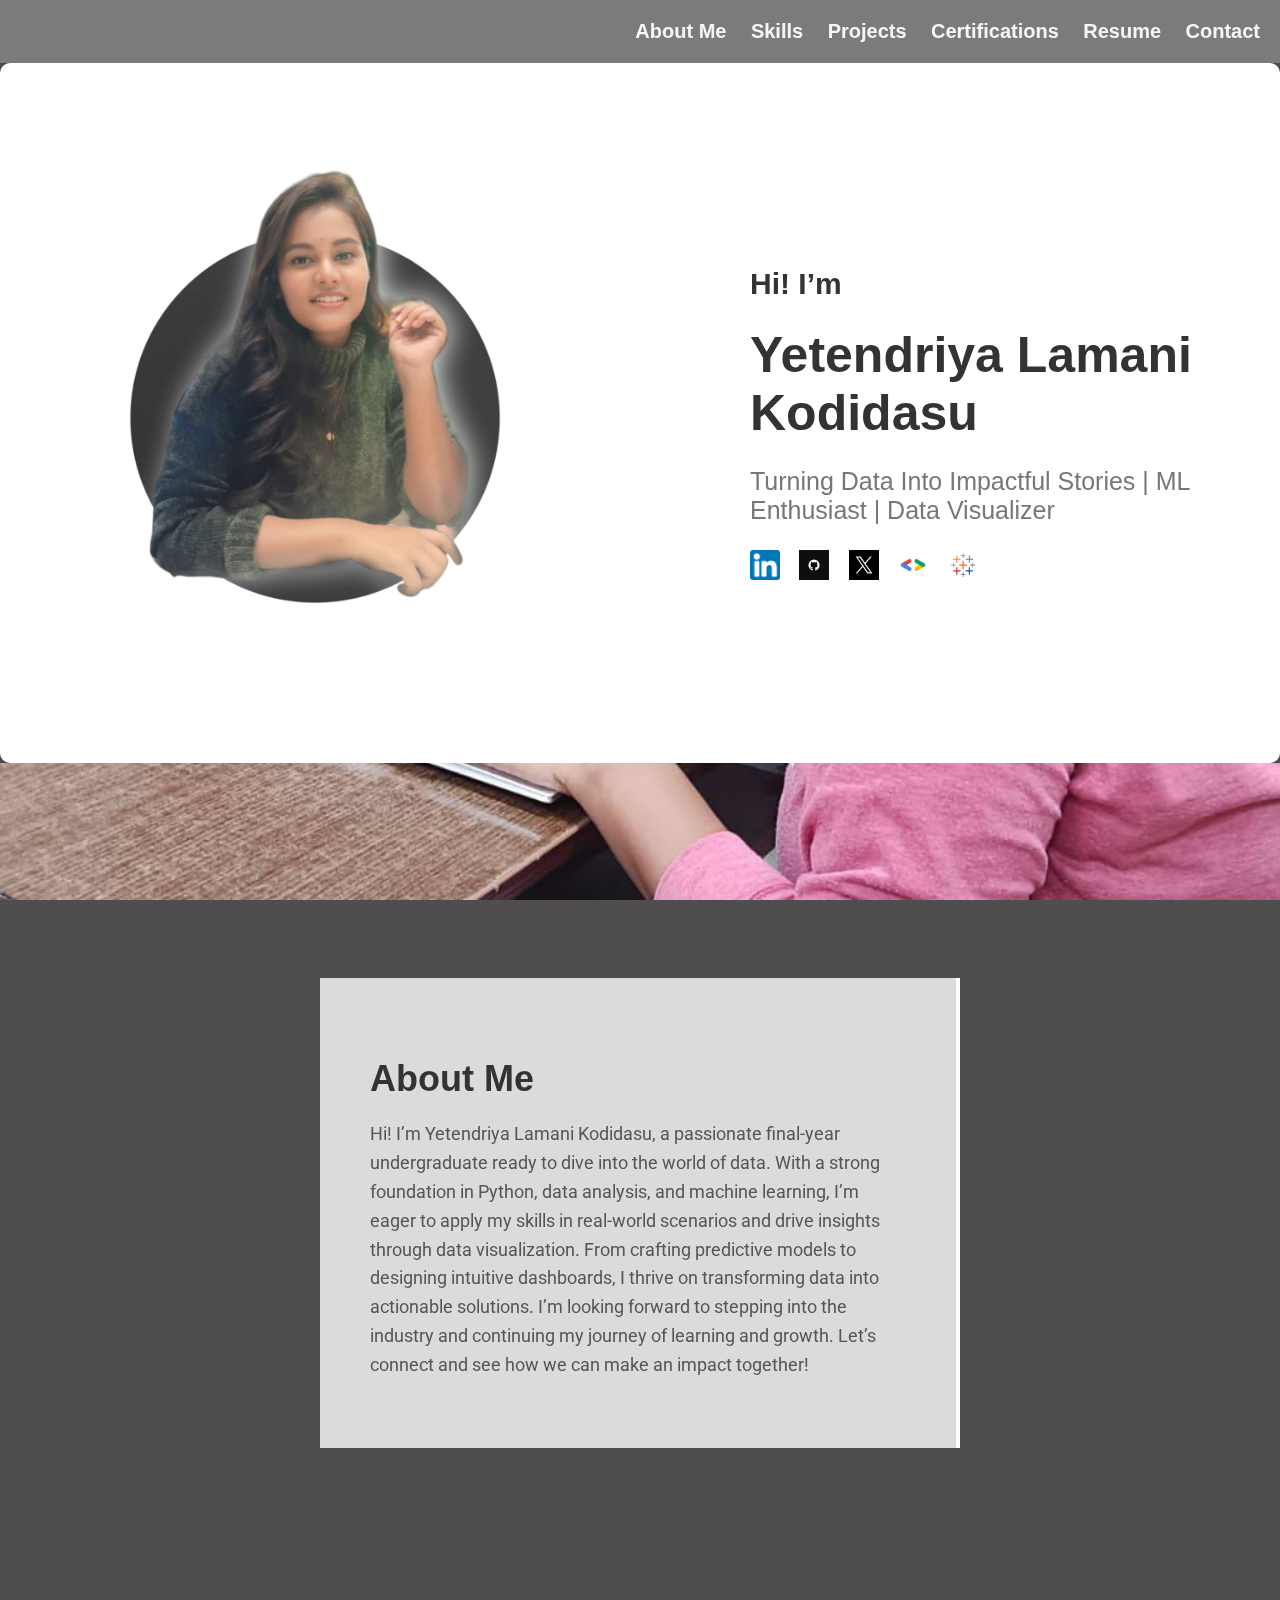
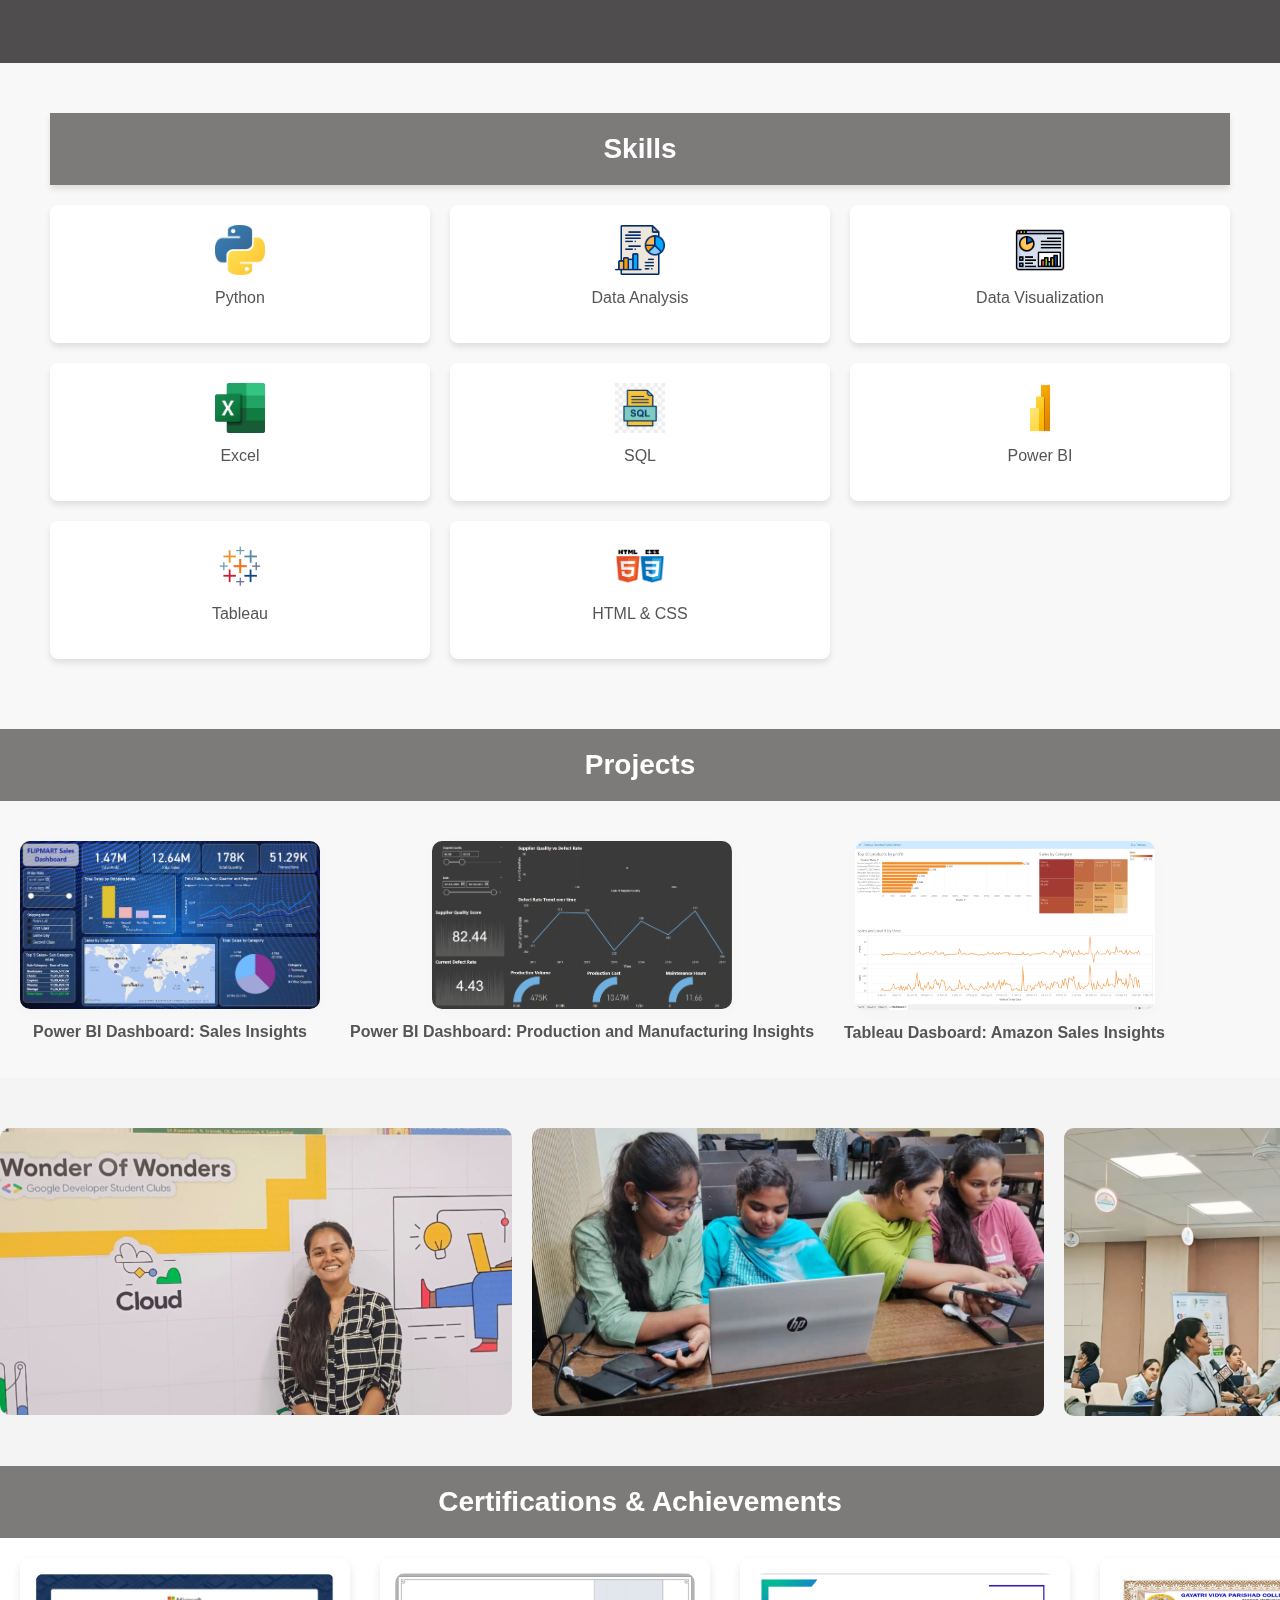
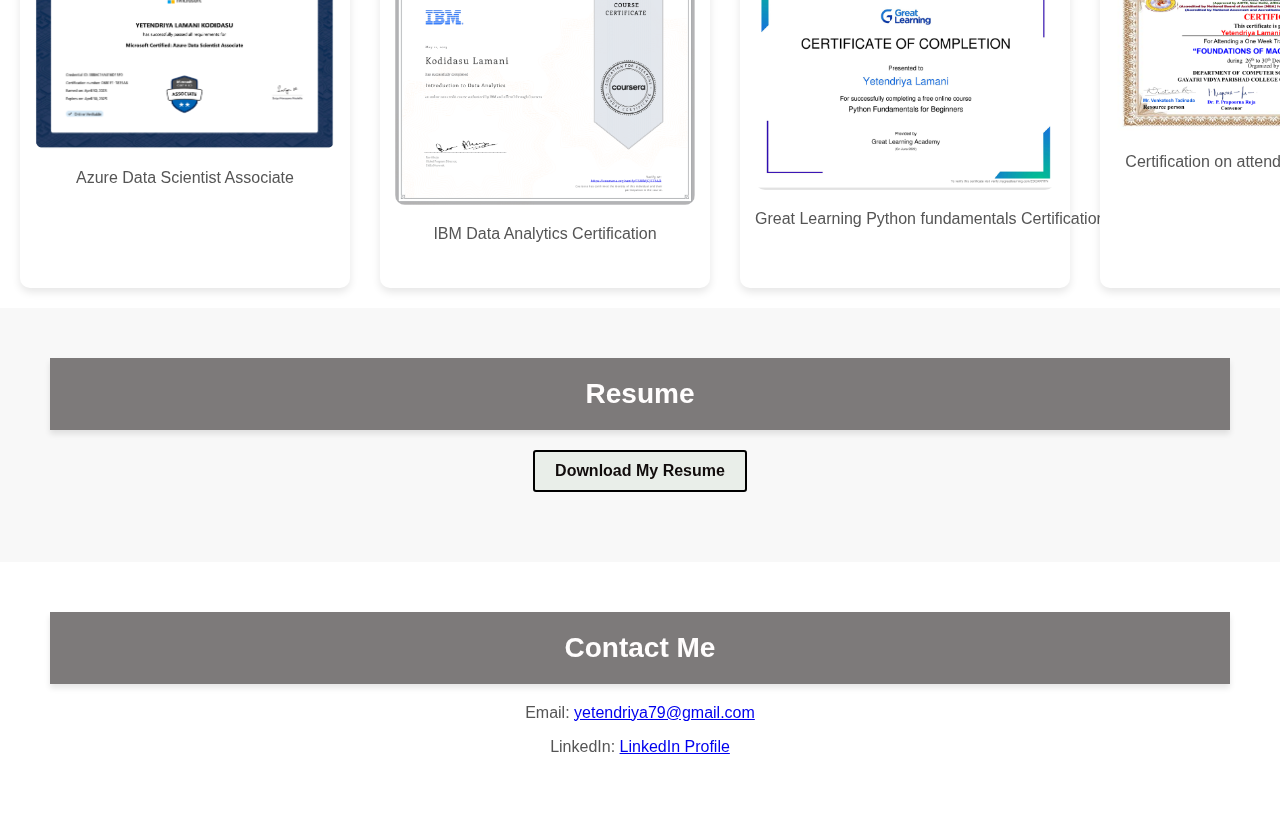
<file: index.html>
<!DOCTYPE html>
<html lang="en">
<head>
    <meta charset="UTF-8">
    <meta name="viewport" content="width=device-width, initial-scale=1.0">
    <title>Yetendriya Lamani Kodidasu Portfolio</title>
    <link rel="stylesheet" href="styles.css">
    <link href="https://fonts.googleapis.com/css2?family=Roboto:wght@400;700&display=swap" rel="stylesheet">
</head>
<body>

    <!-- Navigation Bar -->
    <nav>
        <ul>
            <li><a href="#about">About Me</a></li>
            <li><a href="#skills">Skills</a></li>
            <li><a href="#projects">Projects</a></li>
            <li><a href="#certifications">Certifications</a></li>
            <li><a href="#resume">Resume</a></li>
            <li><a href="#contact">Contact</a></li>
        </ul>
    </nav>

 <!-- Main Section with Photo and Tagline -->
<section id="main">
    <div class="profile-container">
        <div class="profile-pic-container">
            <img src="pp.jpg" alt="Your Photo" class="profile-pic">
        </div>
        <div class="profile-details">
            <h2>Hi! I’m</h2>
            <h1>Yetendriya Lamani Kodidasu</h1>
            <p>Turning Data Into Impactful Stories | ML Enthusiast | Data Visualizer</p>
            
            <!-- Social Media Links -->
            <div class="social-links">
                <a href="https://www.linkedin.com/in/yetendriya-lamani-kodidasu-ab83b8251/" target="_blank" title="LinkedIn">
                    <img src="linkedin.png" alt="LinkedIn" class="social-icon">
                </a>
                <a href="https://github.com/yetendriya" target="_blank" title="GitHub">
                    <img src="git.png" alt="GitHub" class="social-icon">
                </a>
                <a href="https://x.com/yetendriya07" target="_blank" title="Twitter">
                    <img src="X_logo.jpg" alt="Twitter" class="social-icon">
                </a>
                <a href="https://developers.google.com/profile/u/Yetendriya-Lamani-Kodidasu" target="_blank" title="Google Developers">
                    <img src="google.png" alt="Google Developers" class="social-icon">
                </a>
                <a href="https://public.tableau.com/app/profile/yetendriya.lamani.kodidasu/vizzes" target="_blank" title="Tableau Public">
                    <img src="tableau.png" alt="Tableau Public" class="social-icon">
                </a>
            </div>
        </div>
    </div>
</section>


    <!-- About Me Section -->
    <section id="about">
        <div class="about-content">
            <div class="about-text">
                <h2>About Me</h2>
                <p>Hi! I’m Yetendriya Lamani Kodidasu, a passionate final-year undergraduate ready to dive into the world of data. With a strong foundation in Python, data analysis, and machine learning, I’m eager to apply my skills in real-world scenarios and drive insights through data visualization. From crafting predictive models to designing intuitive dashboards, I thrive on transforming data into actionable solutions. I’m looking forward to stepping into the industry and continuing my journey of learning and growth. Let’s connect and see how we can make an impact together!</p>
            </div>
        </div>
    </section>

    <!-- Skills Section -->
<section id="skills">
    <div class="skills-heading">
        <h2>Skills</h2>
    </div>
    <div class="skills-container">
        <div class="skill-item">
            <img src="python.jpeg" alt="Python Icon" class="skill-icon">
            <p>Python</p>
        </div>
        <div class="skill-item">
            <img src="DA2.png" alt="Data Analysis Icon" class="skill-icon">
            <p>Data Analysis</p>
        </div>
        <div class="skill-item">
            <img src="DV.png" alt="Data Visualization Icon" class="skill-icon">
            <p>Data Visualization</p>
        </div>
        <div class="skill-item">
            <img src="excel.jpeg" alt="Excel Icon" class="skill-icon">
            <p>Excel</p>
        </div>
        <div class="skill-item">
            <img src="SQL.jpeg" alt="SQL Icon" class="skill-icon">
            <p>SQL</p>
        </div>
        <div class="skill-item">
            <img src="powerBI.jpeg" alt="Power BI Icon" class="skill-icon">
            <p>Power BI</p>
        </div>
        <div class="skill-item">
            <img src="tableau.png" alt="Tableau Icon" class="skill-icon">
            <p>Tableau</p>
        </div>
        <div class="skill-item">
            <img src="html.png" alt="HTML Icon" class="skill-icon">
            <p> HTML & CSS</p>
        </div>
    </div>
</section>


   <!-- Projects Section -->
<section id="projects">
    <div class="projects-heading">
        <h2>Projects</h2>
    </div>
    <div class="project-container">
        <!-- First Project Thumbnail -->
        <div class="project-thumbnail">
            <a href="Dashboard1.html" target="_blank">
                <img src="DashboardFlipMart.png" alt="Dashboard 1 Thumbnail">
            </a>
            <p>Power BI Dashboard: Sales Insights</p>
        </div>
        <!-- You can add more project thumbnails similarly -->
        <div class="project-thumbnail">
            <a href="Dashboard2.html" target="_blank">
                <img src="Dash1.png" alt="Dashboard 2 Thumbnail">
            </a>
            <p>Power BI Dashboard: Production and Manufacturing Insights</p>
        </div>
        <div class="project-thumbnail">
            <a href="Dashboard3.html" target="_blank">
                <img src="TableauDashboard .png" alt="Dashboard 3 Thumbnail"> 
            </a>
            <p> Tableau Dasboard: Amazon Sales Insights</p>
        </div>
    
    </div>
</section>
<section id="photo-gallery">
    <div class="gallery-container">
        <div class="gallery">
            <div class="photo-item" data-text="GDSC WOW Event">
                <img src="gall1.jpg" alt="GDSC WOW Events">
            </div>
            <div class="photo-item" data-text="GDSC WOW Hackathon">
                <img src="gall3.jpg" alt="Project 3">
            </div>
            <div class="photo-item" data-text="SIH 2023 Team Lead">
                <img src="gal2.jpg" alt="Project 2">
            </div>
            <div class="photo-item" data-text="SIH 2023 Project Explanation">
                <img src="gal7.jpg" alt="Project 2">
            </div>
            <div class="photo-item" data-text="SIH 2023 Team Saphalyah">
                <img src="gall7.jpg" alt="Project 2">
            </div>
            <div class="photo-item" data-text="Seminar in class">
                <img src="gal4.jpg" alt="Project 4">
            </div>
            <div class="photo-item" data-text="ML Hackathon: EKATHRA 2023">
                <img src="gal5.jpg" alt="Project 4">
            </div>
        </div>
        <div id="photo-description"></div>
    </div>
</section>
<script src="gallery.js"></script>

    
<section id="certifications">
    <div class="certifications-heading">
        <h2>Certifications & Achievements</h2>
    </div>
    <div class="certifications-container">
        <!-- First Certification -->
        <div class="certification-item">
            <img src="Microsoft.png" alt="Microsoft certified Azure Data Scientist Associate" class="cert-img" onclick="openModal(this)">
            <p>Azure Data Scientist Associate</p>
        </div>
            <!-- second Certification -->
            <div class="certification-item">
                <img src="IBM.png" alt="IBM certification on Data Analytics by Coursera" class="cert-img" onclick="openModal(this)">
                <p>IBM Data Analytics Certification</p>
            </div>
            <div class="certification-item">
                <img src="pythonCerti.png" alt="Certification on Python fundamentals by Great Learning" class="cert-img" onclick="openModal(this)">
                <p>Great Learning Python fundamentals Certification</p>
            </div>
            <div class="certification-item">
                <img src="MLWorkshop.png" alt="Certification on attending ML Workshop" class="cert-img" onclick="openModal(this)">
                <p>Certification on attending ML Workshop</p>
            </div>
            <div class="certification-item">
                <img src="HTMLBootcamp.png" alt="Certification on finishing HTML&CSS bootcamp" class="cert-img" onclick="openModal(this)">
                <p>Certification by Lets Upgrade on completing </p>
                <p>HTML & CSS essentials bootcamp</p>
            </div>

    <!-- Modal for image pop-up -->
    <div id="certModal" class="modal" onclick="closeModal()">
        <span class="close">&times;</span>
        <img class="modal-content" id="modalImg">
        <div id="caption"></div>
    </div>
</section>
<script src="certifications.js"></script>
    
<!-- Resume Section -->
<section id="resume">
    <div class="resume-heading">
        <h2>Resume</h2>
    </div>
    <div class="resume-container">
        <p><a href="Yetendriya_Lamani.pdf" target="_blank">Download My Resume</a></p>
    </div>
</section>

<!-- Contact Section -->
<section id="contact">
    <div class="contact-heading">
        <h2>Contact Me</h2>
    </div>
    <div class="contact-container">
        <p>Email: <a href="mailto:yetendriya79@gmail.com">yetendriya79@gmail.com</a></p>
        <p>LinkedIn: <a href="https://www.linkedin.com/in/yetendriya-lamani-kodidasu-ab83b8251/" target="_blank">LinkedIn Profile</a></p>
    </div>
    
</section>


</body>
</html>
</file>
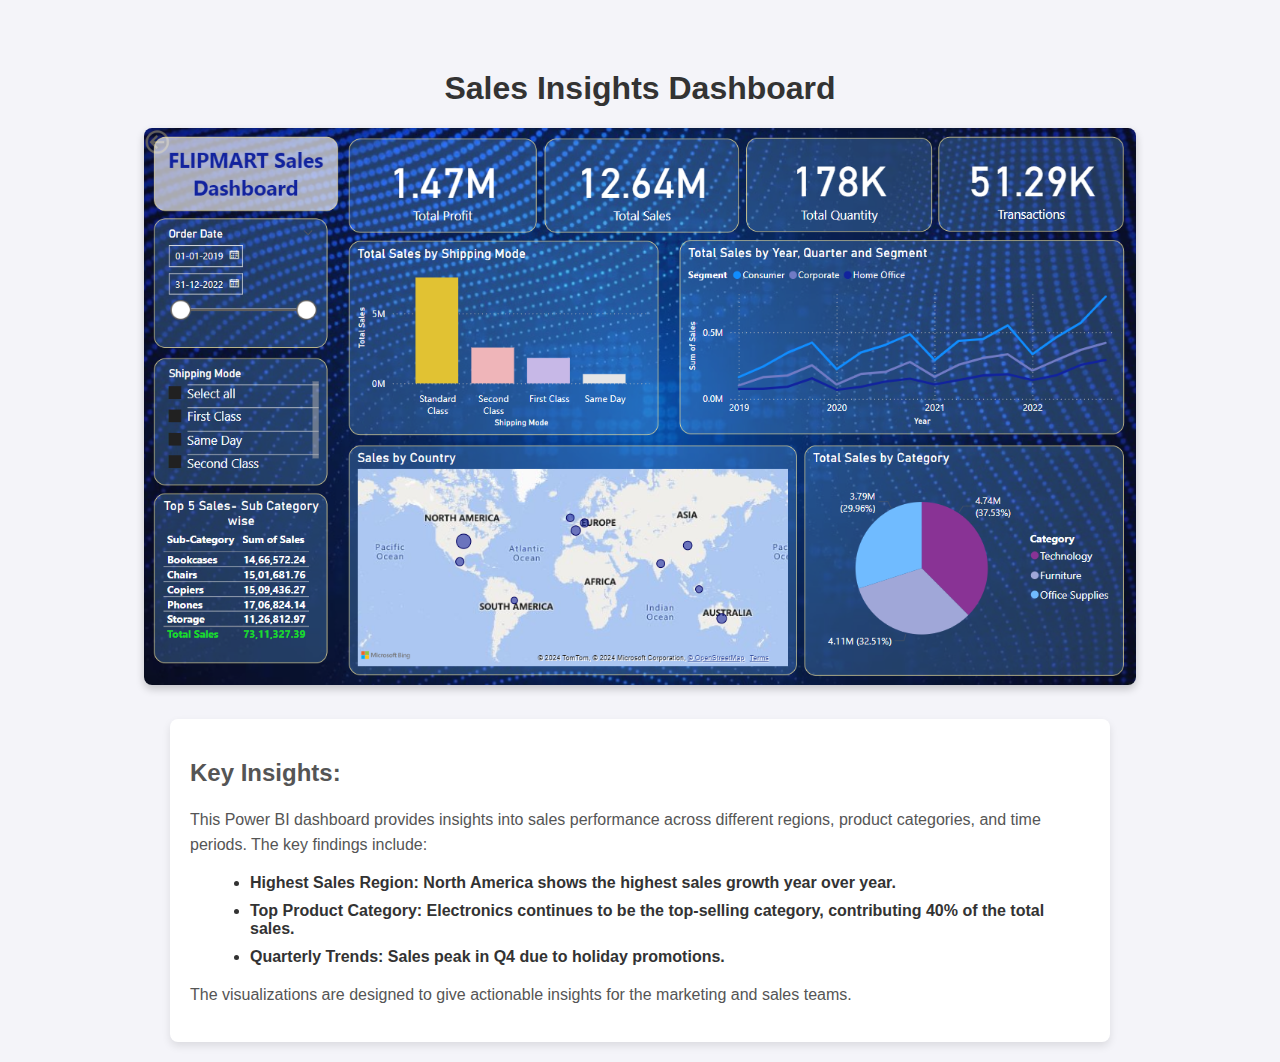
<file: Dashboard1.html>
<!DOCTYPE html>
<html lang="en">
<head>
    <meta charset="UTF-8">
    <meta name="viewport" content="width=device-width, initial-scale=1.0">
    <title>Sales Insights Dashboard</title>
    <link rel="stylesheet" href="styles.css">


    <style>
        body {
            font-family: Arial, sans-serif;
            background-color: #f4f4f9;
            margin: 0;
            padding: 20px;
            color: #333;
        }

        .dashboard-container {
            text-align: center;
            margin-top: 50px;
        }

        .dashboard-container img {
            width: 80%;
            height: auto;
            border-radius: 8px;
            box-shadow: 0 4px 8px rgba(0, 0, 0, 0.2);
            margin-bottom: 30px;
        }

        .insights {
            max-width: 900px;
            margin: 0 auto;
            background-color: #fff;
            padding: 20px;
            border-radius: 8px;
            box-shadow: 0 4px 8px rgba(0, 0, 0, 0.1);
        }

        .insights h2 {
            font-size: 24px;
            margin-bottom: 20px;
            color: #555;
        }

        .insights p {
            font-size: 16px;
            line-height: 1.6;
            margin-bottom: 15px;
        }

        .insights ul {
            list-style-type: disc;
            margin-left: 20px;
        }

        .insights li {
            margin-bottom: 10px;
            font-weight: bold;
        }
    </style>
</head>
<body>
    <div class="dashboard-container">
        <h1>Sales Insights Dashboard</h1>
        <img src="DashboardFlipMart.png" alt="Sales Insights Dashboard">
    </div>

    <div class="insights">
        <h2>Key Insights:</h2>
        <p>This Power BI dashboard provides insights into sales performance across different regions, product categories, and time periods. The key findings include:</p>
        <ul>
            <li><strong>Highest Sales Region:</strong> North America shows the highest sales growth year over year.</li>
            <li><strong>Top Product Category:</strong> Electronics continues to be the top-selling category, contributing 40% of the total sales.</li>
            <li><strong>Quarterly Trends:</strong> Sales peak in Q4 due to holiday promotions.</li>
        </ul>
        <p>The visualizations are designed to give actionable insights for the marketing and sales teams.</p>
    </div>

</body>
</html>
</file>
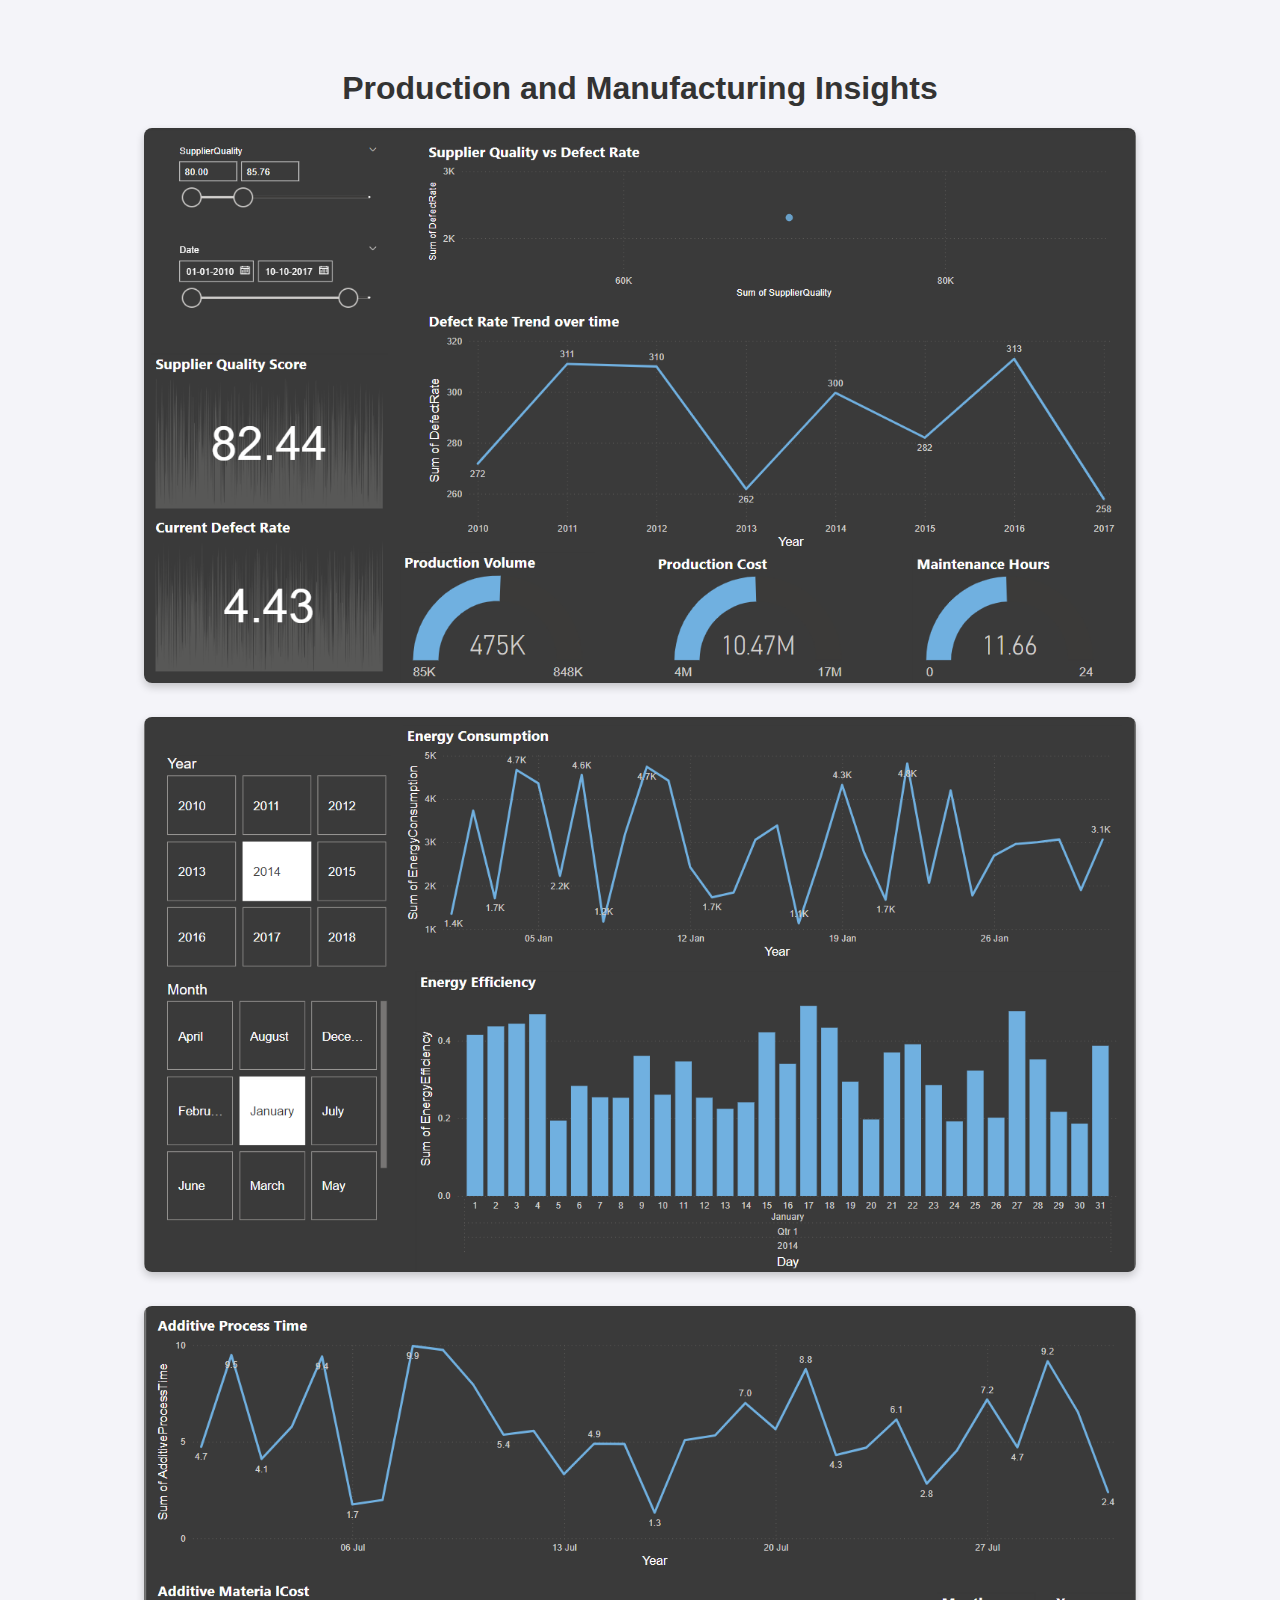
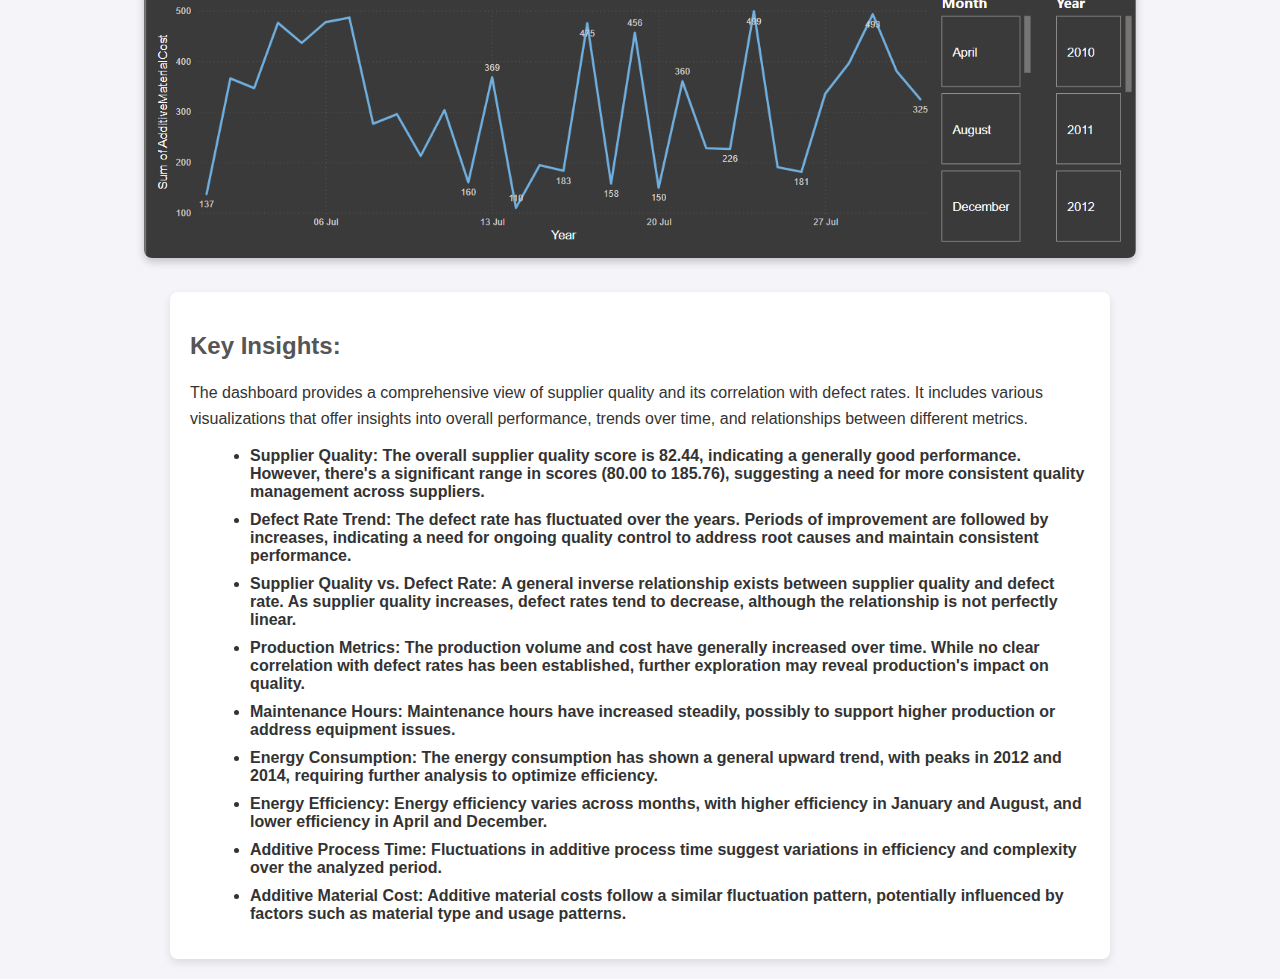
<file: Dashboard2.html>
<!DOCTYPE html>
<html lang="en">
<head>
    <meta charset="UTF-8">
    <meta name="viewport" content="width=device-width, initial-scale=1.0">
    <meta http-equiv="X-UA-Compatible" content="ie=edge">
    <title>Production and Manufacturing Insights Dashboard</title>
    <style>
        body {
            font-family: Arial, sans-serif;
            background-color: #f4f4f9;
            margin: 0;
            padding: 20px;
            color: #333;
        }

        .dashboard-container {
            text-align: center;
            margin-top: 50px;
        }

        .dashboard-container img {
            width: 80%;
            height: auto;
            border-radius: 8px;
            box-shadow: 0 4px 8px rgba(0, 0, 0, 0.2);
            margin-bottom: 30px;
        }

        .insights {
            max-width: 900px;
            margin: 0 auto;
            background-color: #fff;
            padding: 20px;
            border-radius: 8px;
            box-shadow: 0 4px 8px rgba(0, 0, 0, 0.1);
        }

        .insights h2 {
            font-size: 24px;
            margin-bottom: 20px;
            color: #555;
        }

        .insights p {
            font-size: 16px;
            line-height: 1.6;
            margin-bottom: 15px;
        }

        .insights ul {
            list-style-type: disc;
            margin-left: 20px;
        }

        .insights li {
            margin-bottom: 10px;
            font-weight: bold;
        }
    </style>
</head>
<body>
    <div class="dashboard-container">
        <h1>Production and Manufacturing Insights</h1>
        <img src="Dash1.png" alt="Production and Manufacturing Dashboard">
        <img src="Dash2.png" alt="Production and Manufacturing Dashboard">
        <img src="Dash3.png" alt="Production and Manufacturing Dashboard">
    </div>

    <div class="insights">
        <h2>Key Insights:</h2>
        <p>The dashboard provides a comprehensive view of supplier quality and its correlation with defect rates. It includes various visualizations that offer insights into overall performance, trends over time, and relationships between different metrics.</p>

        <ul>
            <li><strong>Supplier Quality:</strong> The overall supplier quality score is 82.44, indicating a generally good performance. However, there's a significant range in scores (80.00 to 185.76), suggesting a need for more consistent quality management across suppliers.</li>
            <li><strong>Defect Rate Trend:</strong> The defect rate has fluctuated over the years. Periods of improvement are followed by increases, indicating a need for ongoing quality control to address root causes and maintain consistent performance.</li>
            <li><strong>Supplier Quality vs. Defect Rate:</strong> A general inverse relationship exists between supplier quality and defect rate. As supplier quality increases, defect rates tend to decrease, although the relationship is not perfectly linear.</li>
            <li><strong>Production Metrics:</strong> The production volume and cost have generally increased over time. While no clear correlation with defect rates has been established, further exploration may reveal production's impact on quality.</li>
            <li><strong>Maintenance Hours:</strong> Maintenance hours have increased steadily, possibly to support higher production or address equipment issues.</li>
            <li><strong>Energy Consumption:</strong> The energy consumption has shown a general upward trend, with peaks in 2012 and 2014, requiring further analysis to optimize efficiency.</li>
            <li><strong>Energy Efficiency:</strong> Energy efficiency varies across months, with higher efficiency in January and August, and lower efficiency in April and December.</li>
            <li><strong>Additive Process Time:</strong> Fluctuations in additive process time suggest variations in efficiency and complexity over the analyzed period.</li>
            <li><strong>Additive Material Cost:</strong> Additive material costs follow a similar fluctuation pattern, potentially influenced by factors such as material type and usage patterns.</li>
        </ul>
    </div>
</body>
</html>
</file>
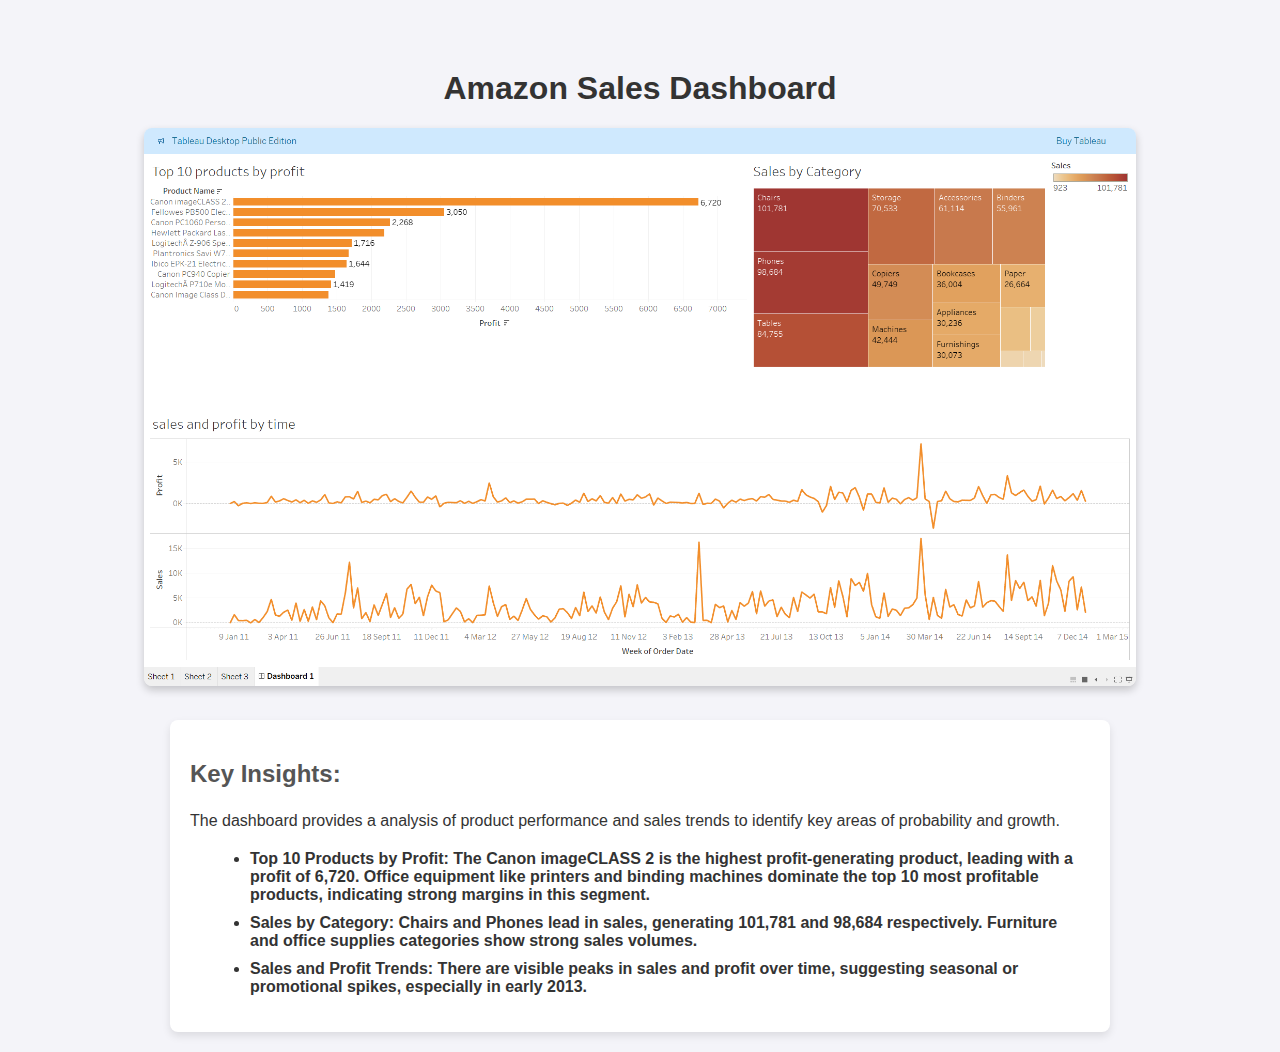
<file: Dashboard3.html>
<!DOCTYPE html>
<html lang="en">
<head>
    <meta charset="UTF-8">
    <meta name="viewport" content="width=device-width, initial-scale=1.0">
    <meta http-equiv="X-UA-Compatible" content="ie=edge">
    <title>Amazon Sales Dashboard</title>
    <style>
        body {
            font-family: Arial, sans-serif;
            background-color: #f4f4f9;
            margin: 0;
            padding: 20px;
            color: #333;
        }

        .dashboard-container {
            text-align: center;
            margin-top: 50px;
        }

        .dashboard-container img {
            width: 80%;
            height: auto;
            border-radius: 8px;
            box-shadow: 0 4px 8px rgba(0, 0, 0, 0.2);
            margin-bottom: 30px;
        }

        .insights {
            max-width: 900px;
            margin: 0 auto;
            background-color: #fff;
            padding: 20px;
            border-radius: 8px;
            box-shadow: 0 4px 8px rgba(0, 0, 0, 0.1);
        }

        .insights h2 {
            font-size: 24px;
            margin-bottom: 20px;
            color: #555;
        }

        .insights p {
            font-size: 16px;
            line-height: 1.6;
            margin-bottom: 15px;
        }

        .insights ul {
            list-style-type: disc;
            margin-left: 20px;
        }

        .insights li {
            margin-bottom: 10px;
            font-weight: bold;
        }
    </style>
</head>
<body>
    <div class="dashboard-container">
        <h1>Amazon Sales Dashboard</h1>
        <img src="TableauDashboard .png" alt="Amazon sales dashboard">  
    </div>

    <div class="insights">
        <h2>Key Insights:</h2>
        <p>The dashboard provides a analysis of product performance and sales trends to identify key areas of probability and growth. </p>

        <ul>
            <li><strong>Top 10 Products by Profit:</strong> The Canon imageCLASS 2 is the highest profit-generating product, leading with a profit of 6,720.
                Office equipment like printers and binding machines dominate the top 10 most profitable products, indicating strong margins in this segment.</li>
            <li><strong>Sales by Category:</strong> Chairs and Phones lead in sales, generating 101,781 and 98,684 respectively.
                Furniture and office supplies categories show strong sales volumes.</li>
            <li><strong>Sales and Profit Trends:</strong> There are visible peaks in sales and profit over time, suggesting seasonal or promotional spikes, especially in early 2013.</li>
            
        </ul>
    </div>
</body>
</html>
</file>
<file: styles.css>
/* General Styles */
body {
    font-family: Arial, sans-serif;
    margin: 0;
    padding: 0;
    background-color: #4f4d4d; /* Grey background color */
}

h1, h2 {
    color: #333;
}

p {
    color: #555;
    font-size: 16px; /* General paragraph font size */
}

/* Navigation Bar */
nav ul {
    list-style-type: none;
    margin: 0;
    padding: 20px;
    text-align: right;
    background-color: #7d7a7a;
    box-shadow: 0 4px 6px rgba(0, 0, 0, 0.1);
}

nav ul li {
    display: inline;
    margin-left: 20px;
}

nav ul li a {
    text-decoration: none;
    color: #f8f5f5;
    font-weight: bold;
    font-size: 20px; /* Increased from default size */
}


/* Main Section (Profile Image and Tagline) */
.profile-container {
    display: flex;
    align-items: center;
    justify-content: flex-start; /* Align items to the start (left side) */
    padding: 50px;
    background-color: #fff;
    border-radius: 10px;
    box-shadow: 0 4px 6px rgba(0, 0, 0, 0.1);
}

.profile-pic-container {
    width: 600px; /* Increased size of profile picture container */
    height: 600px; /* Increased size of profile picture container */
    overflow: hidden;
    border-radius: 50%;
    position: relative;
    margin-right: 60px; /* Adjust margin for spacing */
    margin-left: 40px; /* Add margin to the left for spacing */
}

.profile-pic {
    position: absolute;
    top: -90px; /* Adjust position if needed */
    left: -90px; /* Adjust position if needed */
    width: 660px; /* Increased size of profile picture */
    height: 660px; /* Increased size of profile picture */
    object-fit: cover;
}

.profile-details {
    flex: 1;
}

.profile-details h1 {
    font-size: 50px; /* Adjust font size of name */
    font-weight: bold;
    margin: 0;
}

.profile-details p {
    font-size: 25px; /* Adjust font size of tagline */
    color: #777;
}
.profile-details h2 {
    font-size: 30px; /* Adjust font size of tagline */
    
    
}

/* Social Media Links in Profile Section */
.social-links {
    margin-top: 10px;
}

.social-links a {
    margin-right: 15px;
    display: inline-block;
    text-decoration: none;
}

.social-icon {
    width: 30px; /* Adjust size of icons */
    height: 30px;
    transition: transform 0.3s ease;
}

.social-icon:hover {
    transform: scale(1.1); /* Icon enlarges on hover */
}

/* About Me Section */
#about {
    position: relative;
    min-height: 100vh; /* Adjust to take the full height of the viewport */
    background-image: url('bg2.jpg'); /* Add your background image here */
    background-size: cover; /* Ensures the image covers the entire container */
    background-position: center; /* Center the image in the container */
    background-repeat: no-repeat;
    background-attachment: fixed;
    display: flex;
    align-items: center;
    justify-content: flex-start;
    color: #fff;
}

.about-content {
    width: 100%;
    display: flex;
    align-items: center;
    justify-content: center;
}

.about-text {
    width: 50%; /* Adjust width to fit your design */
    padding: 50px;
    box-sizing: border-box;
    color: #0e0202;
    background: rgba(255, 255, 255, 0.8); /* Optional: Semi-transparent background for readability */
    border-right: 4px solid #fff; /* Vertical line on the right side */
}

.about-text h2 {
    font-size: 36px; /* Larger font size */
    margin-bottom: 20px; /* Spacing below the heading */
}

.about-text p {
    font-family: 'Roboto', sans-serif;
    font-size: 18px; /* Increased font size */
    line-height: 1.6; /* Improved readability */
    margin-top: 0;
}

/* Skills Section */
#skills {
    padding: 50px;
    background-color: #f8f8f8;
}

.skills-container {
    display: grid;
    grid-template-columns: repeat(3, 1fr); /* 3 icons per row */
    gap: 20px;
    margin: 20px 0;
}

.skill-item {
    text-align: center;
    box-shadow: 0 4px 6px rgba(0, 0, 0, 0.1);
    padding: 20px;
    border-radius: 8px;
    background-color: #fff;
    transition: transform 0.3s;
}

.skill-item:hover {
    transform: translateY(-5px); /* Hover effect */
}

.skill-icon {
    width: 50px;
    height: 50px;
    margin-bottom: 10px;
}

.skill-item p {
    font-size: 16px;
    margin-top: 0;
}
/* Skills Section Heading with Grey Bar */
.skills-heading {
    background-color: #7d7a7a; /* Grey background color, same as the navigation bar */
    padding: 20px 0; /* Add padding for space inside the bar */
    text-align: center; /* Center the text */
    box-shadow: 0 4px 6px rgba(0, 0, 0, 0.1); /* Optional shadow for depth */
}

.skills-heading h2 {
    color: #fefefe; /* Text color */
    font-size: 28px; /* Adjust the font size */
    margin: 0;
}
.skill-item:hover {
    transform: scale(1.05);
    transition: all 0.3s ease;
}


/* Projects Section Heading with Grey Bar */
.projects-heading {
    background-color: #7d7a7a; /* Grey background color for the heading */
    padding: 20px 0; /* Padding for space inside the grey bar */
    text-align: center; /* Center the heading text */
    box-shadow: 0 4px 6px rgba(0, 0, 0, 0.1); /* Optional shadow for a subtle effect */
}

.projects-heading h2 {
    color: #fffdfd; /* Text color for the heading */
    font-size: 28px; /* Adjust the font size */
    margin: 0;
}

/* Projects Section */
.project-container {
    display: flex;
    gap: 30px;
    background-color: #f8f8f8;
    padding: 20px; /* Add some padding for spacing around the project thumbnails */
}

.project-thumbnail {
    text-align: center;
    margin-top: 20px;
}

.project-thumbnail img {
    width: 300px;  /* Set a fixed width for the thumbnail */
    height: auto;
    border-radius: 10px;
    box-shadow: 0 4px 8px rgba(239, 236, 236, 0.2);
    transition: transform 0.3s;
}

.project-thumbnail img:hover {
    transform: scale(1.05); /* Slight zoom effect on hover */
}

.project-thumbnail p {
    margin-top: 10px;
    font-size: 16px;
    font-weight: bold;
}


/* Resume Section */
#resume {
    padding: 50px;
    background-color: #f8f8f8;
}
.resume-heading {
    background-color: #7d7a7a; /* Grey background color for the heading */
    padding: 20px 0; /* Padding for space inside the grey bar */
    text-align: center; /* Center the heading text */
    box-shadow: 0 4px 6px rgba(0, 0, 0, 0.1); /* Optional shadow for a subtle effect */
}

.resume-heading h2 {
    color: #fffdfd; /* Text color for the heading */
    font-size: 28px; /* Adjust the font size */
    margin: 0;
}
/* Center the resume download link and make it look like a button */
.resume-container {
    text-align: center; /* Center the content */
    margin: 20px 0; /* Add some space around the container */
    
}

.resume-container a {
    display: inline-block; /* Make the link behave like a button */
    padding: 10px 20px; /* Add padding to make it button-like */
    background-color: #e9eee9; /* Set the button color */
    color: rgb(17, 12, 12); /* Button text color */
    text-decoration: none; /* Remove the underline */
    border-radius: 3px; /* Rounded corners */
    font-weight: bold;
    border: 2px solid black; /* Bold text */
}

.resume-container a:hover {
    background-color: #e2e8e2; /* Darken the button color on hover */
    text-decoration: none; /* Keep text decoration off on hover */
}



/* Contact Section */
#contact {
    padding: 50px;
    background-color: #fff;
}
.contact-heading {
    background-color: #7d7a7a; /* Grey background color for the heading */
    padding: 20px 0; /* Padding for space inside the grey bar */
    text-align: center; /* Center the heading text */
    box-shadow: 0 4px 6px rgba(0, 0, 0, 0.1); /* Optional shadow for a subtle effect */
}

.contact-heading h2 {
    color: #fffdfd; /* Text color for the heading */
    font-size: 28px; /* Adjust the font size */
    margin: 0;
}
.contact-container {
    text-align: center; /* Center the content */
    margin: 20px 0; /* Add some space around the container */
    
    
}
/* Certifications Section Heading with Grey Bar */
.certifications-heading {
    background-color: #7d7a7a; /* Grey background color for the heading */
    padding: 20px 0; /* Padding for space inside the grey bar */
    text-align: center; /* Center the heading text */
    box-shadow: 0 4px 6px rgba(226, 223, 223, 0.1); /* Optional shadow for a subtle effect */
}

.certifications-heading h2 {
    color: #fffdfd; /* Text color for the heading */
    font-size: 28px; /* Adjust the font size */
    margin: 0;
}

/* Certifications Container */
.certifications-container {
    display: flex;
    gap: 30px; /* Space between certification items */
    overflow-x: auto; /* Horizontal scroll */
    padding: 20px; 
    white-space: nowrap; /* Prevent line breaks inside certification items */
    background-color: #ffffff;
}



.certification-item {
    display: inline-block;
    text-align: center;
    min-width: 300px; /* Adjust the width of the certification container */
    background-color: #fff;
    padding: 15px;
    box-shadow: 0 4px 8px rgba(0, 0, 0, 0.1);
    border-radius: 10px;
}

.cert-img {
    width: 300px;  /* Increased the certificate image size */
    height: auto;
    border-radius: 10px;
    cursor: pointer; /* Pointer to indicate it's clickable */
    transition: transform 0.3s;
}

.cert-img:hover {
    transform: scale(1.05); /* Slight zoom on hover */
}

/* Modal Styles */
.modal {
    display: none; /* Hidden by default */
    position: fixed;
    z-index: 1;
    padding-top: 100px;
    left: 0;
    top: 0;
    width: 100%;
    height: 100%;
    overflow: auto;
    background-color: rgba(0, 0, 0, 0.8);
}

.modal-content {
    margin: auto;
    display: block;
    max-width: 80%; /* Max width of image in modal */
    max-height: 80%; /* Max height of image in modal */
}

#caption {
    margin: auto;
    display: block;
    width: 80%;
    text-align: center;
    color: #ccc;
    padding: 10px 0;
    font-size: 20px;
}

.close {
    position: absolute;
    top: 50px;
    right: 100px;
    color: #fff;
    font-size: 40px;
    font-weight: bold;
    cursor: pointer;
}

.close:hover,
.close:focus {
    color: #f1f1f1;
    text-decoration: none;
    cursor: pointer;
}
/* Photo Gallery Section */
#photo-gallery {
    width: 100%;
    padding: 50px 0;
    background-color: #f4f4f4;
    overflow: hidden; /* Hide overflow so only part of images are visible */
}

.gallery-container {
    position: relative;
    width: 100%;
    overflow: hidden;
    margin: 0 auto;
    padding: 10 px; /* Ensures only part of the images are visible at one time */
}

.gallery {
    display: flex;
    width: 200%; /* Ensure width accommodates at least two sets of images */
    animation: scroll 20s linear infinite; /* Auto-scrolling animation */
    gap:0;
}


.photo-item {
    flex: 0 0 20%; /* Adjust percentage based on the number of images you have */
    margin-right: 20px;
    position: relative;
}

.photo-item img {
    width: 100%;
    height: auto;
    display: block;
    border-radius: 10px;
    transition: transform 0.3s ease;
}

.photo-item:hover img {
    transform: scale(1.1); /* Image zoom effect on hover */
}

#photo-description {
    position: absolute;
    bottom: 20px;
    left: 50%;
    transform: translateX(-50%);
    font-size: 18px;
    background-color: rgba(0, 0, 0, 0.7);
    color: #fff;
    padding: 10px 20px;
    border-radius: 0px;
    opacity: 0;
    transition: opacity 0.3s ease;
}

@keyframes scroll {
    0% {
        transform: translateX(0);
    }
    100% {
        transform: translateX(-100%); /* Scroll the full width of two sets of images */
    }
}

/* Pause animation on hover */
.gallery:hover {
    animation-play-state: paused;
}

.photo-item:hover #photo-description {
    opacity: 1;
}
</file>
